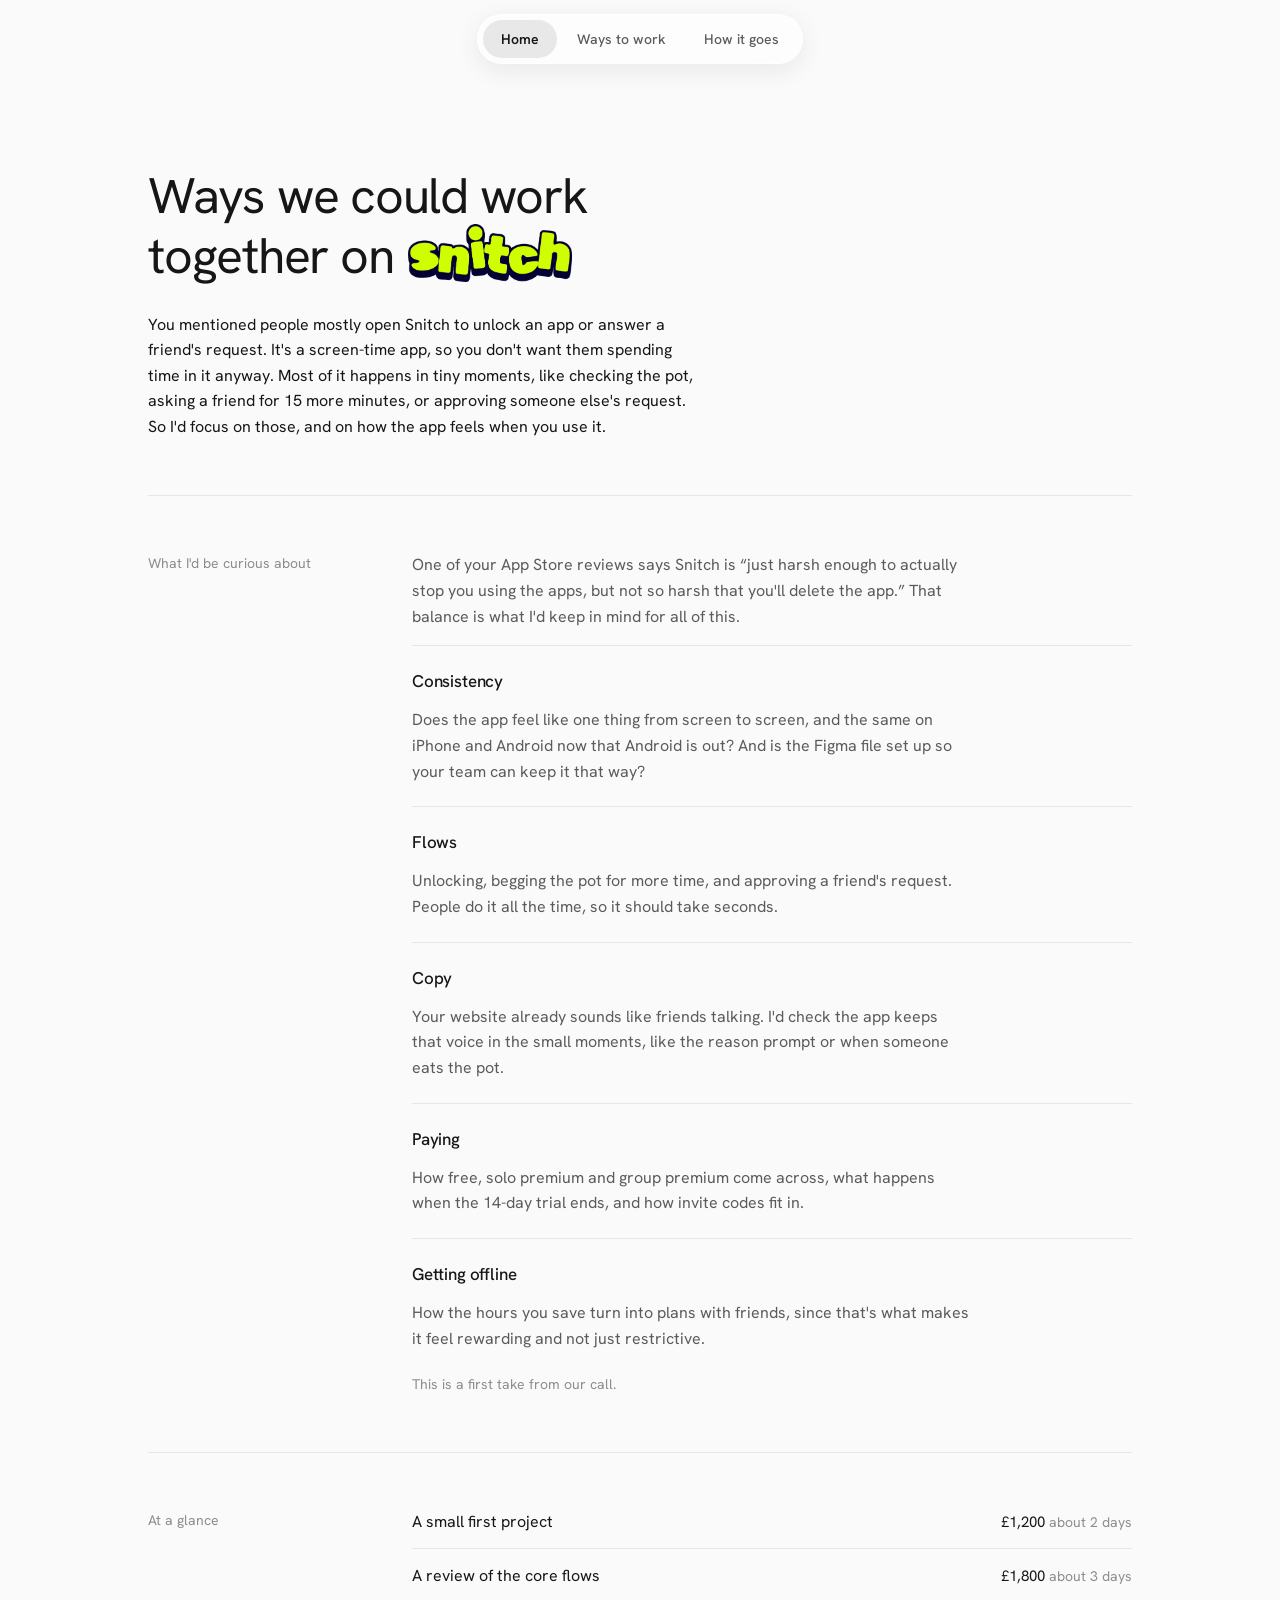
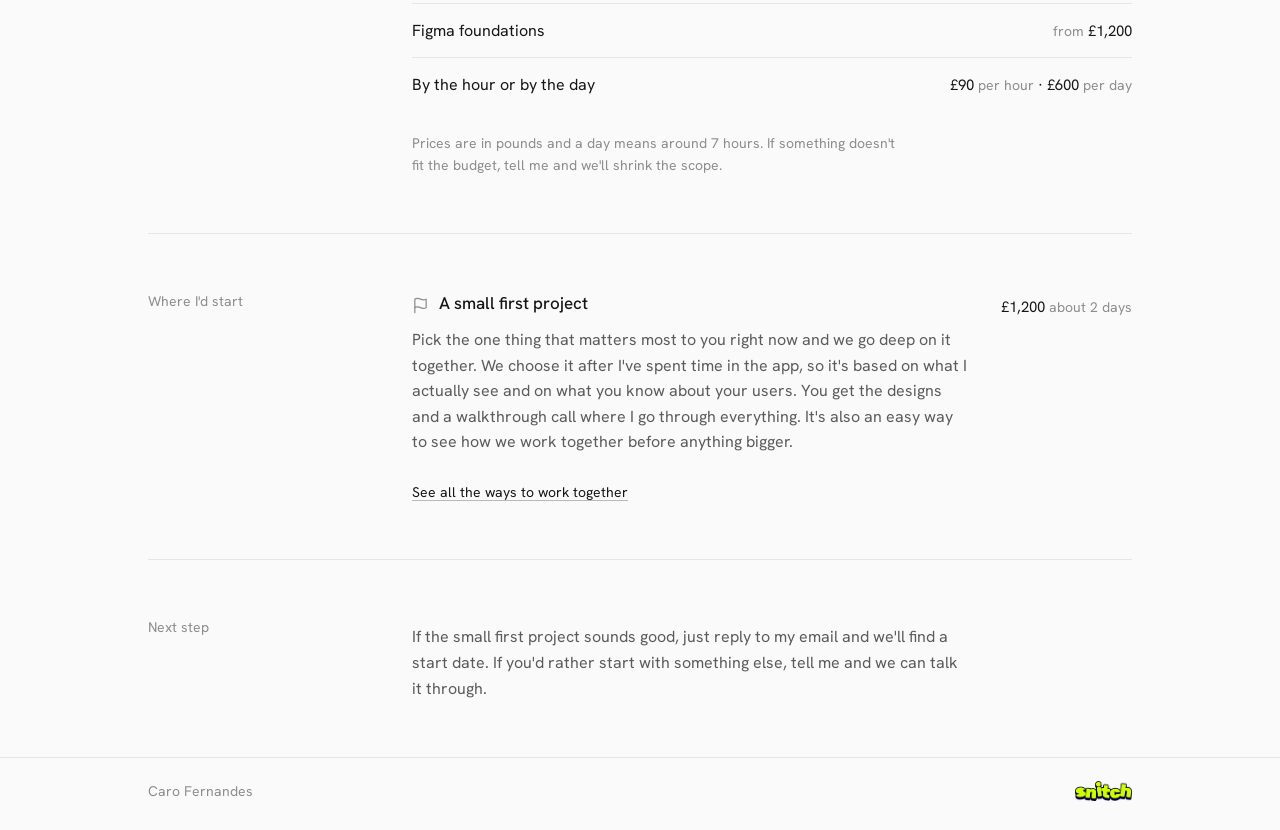
<file: index.html>
<!DOCTYPE html>
<html lang="en">
<head>
<meta charset="utf-8">
<meta name="viewport" content="width=device-width, initial-scale=1">
<title>Working with Snitch</title>
<link rel="preconnect" href="https://fonts.googleapis.com">
<link rel="preconnect" href="https://fonts.gstatic.com" crossorigin>
<link href="https://fonts.googleapis.com/css2?family=Hanken+Grotesk:wght@300;400;500;600&display=swap" rel="stylesheet">
<link rel="icon" type="image/png" href="favicon.png">
<link rel="apple-touch-icon" href="apple-touch-icon.png">
<link rel="stylesheet" href="style.css?v=2">
</head>
<body>
<header class="top">
  <div class="wrap">
    <nav class="menu" aria-label="Main">
      <a href="index.html" aria-current="page">Home</a>
      <a href="ways.html">Ways to work</a>
      <a href="process.html">How it goes</a>
    </nav>
  </div>
</header>

<main>
  <div class="wrap">
    <section class="hero" style="padding-bottom:56px">
      <div>
        <h1>Ways we could work together on <img class="wordmark" src="snitch-wordmark.png" alt="Snitch" width="515" height="180" style="height:1.15em;width:auto;vertical-align:-0.18em;margin-left:0.05em"></h1>
        <p class="lead">You mentioned people mostly open Snitch to unlock an app or answer a friend's request. It's a screen-time app, so you don't want them spending time in it anyway. Most of it happens in tiny moments, like checking the pot, asking a friend for 15 more minutes, or approving someone else's request. So I'd focus on those, and on how the app feels when you use it.</p>
      </div>
    </section>

    <section class="row">
      <div class="label">What I'd be curious about</div>
      <div class="lens">
        <p>One of your App Store reviews says Snitch is &ldquo;just harsh enough to actually stop you using the apps, but not so harsh that you'll delete the app.&rdquo; That balance is what I'd keep in mind for all of this.</p>
        <div class="item">
          <h2>Consistency</h2>
          <p>Does the app feel like one thing from screen to screen, and the same on iPhone and Android now that Android is out? And is the Figma file set up so your team can keep it that way?</p>
        </div>
        <div class="item">
          <h2>Flows</h2>
          <p>Unlocking, begging the pot for more time, and approving a friend's request. People do it all the time, so it should take seconds.</p>
        </div>
        <div class="item">
          <h2>Copy</h2>
          <p>Your website already sounds like friends talking. I'd check the app keeps that voice in the small moments, like the reason prompt or when someone eats the pot.</p>
        </div>
        <div class="item">
          <h2>Paying</h2>
          <p>How free, solo premium and group premium come across, what happens when the 14-day trial ends, and how invite codes fit in.</p>
        </div>
        <div class="item">
          <h2>Getting offline</h2>
          <p>How the hours you save turn into plans with friends, since that's what makes it feel rewarding and not just restrictive.</p>
        </div>
        <p class="fine">This is a first take from our call.</p>
      </div>
    </section>

    <section class="row">
      <div class="label">At a glance</div>
      <div>
        <div class="glance">
          <a href="ways.html"><span>A small first project</span><span class="p">£1,200 <small>about 2 days</small></span></a>
          <a href="ways.html"><span>A review of the core flows</span><span class="p">£1,800 <small>about 3 days</small></span></a>
          <a href="ways.html"><span>Figma foundations</span><span class="p"><small>from</small> £1,200</span></a>
          <a href="ways.html"><span>By the hour or by the day</span><span class="p">£90 <small>per hour</small> · £600 <small>per day</small></span></a>
        </div>
        <p class="fine">Prices are in pounds and a day means around 7 hours. If something doesn't fit the budget, tell me and we'll shrink the scope.</p>
      </div>
    </section>

    <section class="row">
      <div class="label">Where I'd start</div>
      <div>
        <div class="way">
          <div class="way-head">
            <div class="name">
              <svg class="ic" xmlns="http://www.w3.org/2000/svg" width="17" height="17" viewBox="0 0 24 24" fill="none" stroke="currentColor" stroke-width="1.75" stroke-linecap="round" stroke-linejoin="round" aria-hidden="true"><path d="M4 15s1-1 4-1 5 2 8 2 4-1 4-1V3s-1 1-4 1-5-2-8-2-4 1-4 1z"/><line x1="4" x2="4" y1="22" y2="15"/></svg>
              A small first project
            </div>
            <div class="price">£1,200 <small>about 2 days</small></div>
          </div>
          <p class="desc">Pick the one thing that matters most to you right now and we go deep on it together. We choose it after I've spent time in the app, so it's based on what I actually see and on what you know about your users. You get the designs and a walkthrough call where I go through everything. It's also an easy way to see how we work together before anything bigger.</p>
        </div>
        <p class="fine"><a href="ways.html">See all the ways to work together</a></p>
      </div>
    </section>

    <section class="row">
      <div class="label">Next step</div>
      <div>
        <p class="desc">If the small first project sounds good, just reply to my email and we'll find a start date. If you'd rather start with something else, tell me and we can talk it through.</p>
      </div>
    </section>
  </div>
</main>


<footer>
  <div class="wrap">
    <span>Caro Fernandes</span>
    <img src="snitch-wordmark.png" alt="Snitch" width="515" height="180" style="height:20px;width:auto;align-self:center;display:block">
  </div>
</footer>
</body>
</html>
</file>
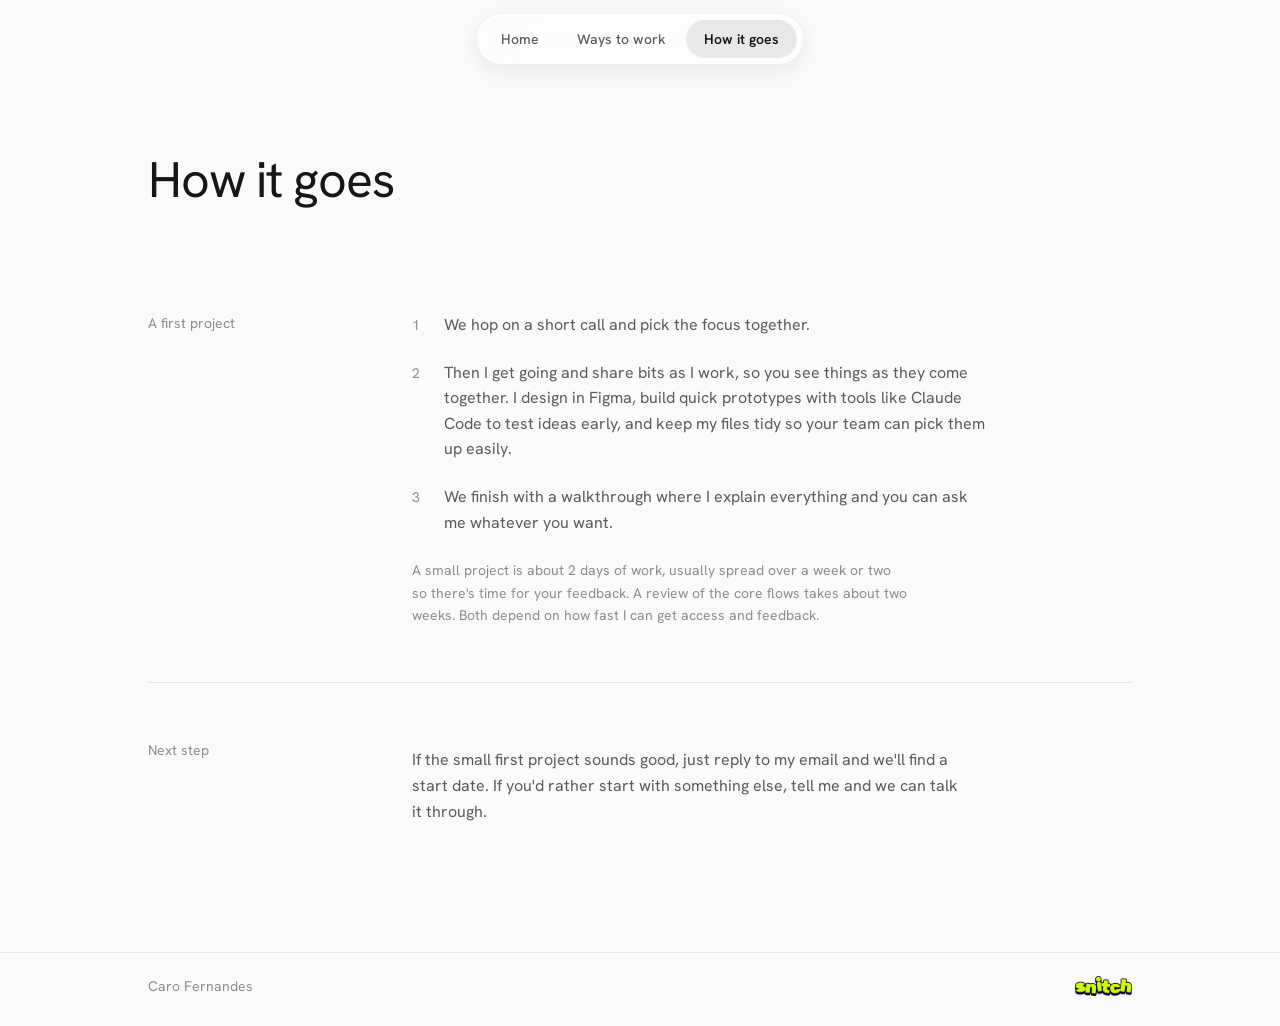
<file: process.html>
<!DOCTYPE html>
<html lang="en">
<head>
<meta charset="utf-8">
<meta name="viewport" content="width=device-width, initial-scale=1">
<title>How it goes with Caro</title>
<link rel="preconnect" href="https://fonts.googleapis.com">
<link rel="preconnect" href="https://fonts.gstatic.com" crossorigin>
<link href="https://fonts.googleapis.com/css2?family=Hanken+Grotesk:wght@300;400;500;600&display=swap" rel="stylesheet">
<link rel="icon" type="image/png" href="favicon.png">
<link rel="apple-touch-icon" href="apple-touch-icon.png">
<link rel="stylesheet" href="style.css?v=2">
</head>
<body>
<header class="top">
  <div class="wrap">
    <nav class="menu" aria-label="Main">
      <a href="index.html">Home</a>
      <a href="ways.html">Ways to work</a>
      <a href="process.html" aria-current="page">How it goes</a>
    </nav>
  </div>
</header>

<main>
  <div class="wrap">
    <section class="page-title">
      <h1>How it goes</h1>
    </section>

    <section class="row first">
      <div class="label">A first project</div>
      <div>
        <ol class="steps">
          <li><span class="n">1</span><span>We hop on a short call and pick the focus together.</span></li>
          <li><span class="n">2</span><span>Then I get going and share bits as I work, so you see things as they come together. I design in Figma, build quick prototypes with tools like Claude Code to test ideas early, and keep my files tidy so your team can pick them up easily.</span></li>
          <li><span class="n">3</span><span>We finish with a walkthrough where I explain everything and you can ask me whatever you want.</span></li>
        </ol>
        <p class="fine" style="margin-top:24px">A small project is about 2 days of work, usually spread over a week or two so there's time for your feedback. A review of the core flows takes about two weeks. Both depend on how fast I can get access and feedback.</p>
      </div>
    </section>

    <section class="row">
      <div class="label">Next step</div>
      <div>
        <p class="desc">If the small first project sounds good, just reply to my email and we'll find a start date. If you'd rather start with something else, tell me and we can talk it through.</p>
      </div>
    </section>
    <div style="height:72px"></div>
  </div>
</main>

<footer>
  <div class="wrap">
    <span>Caro Fernandes</span>
    <img src="snitch-wordmark.png" alt="Snitch" width="515" height="180" style="height:20px;width:auto;align-self:center;display:block">
  </div>
</footer>
</body>
</html>
</file>
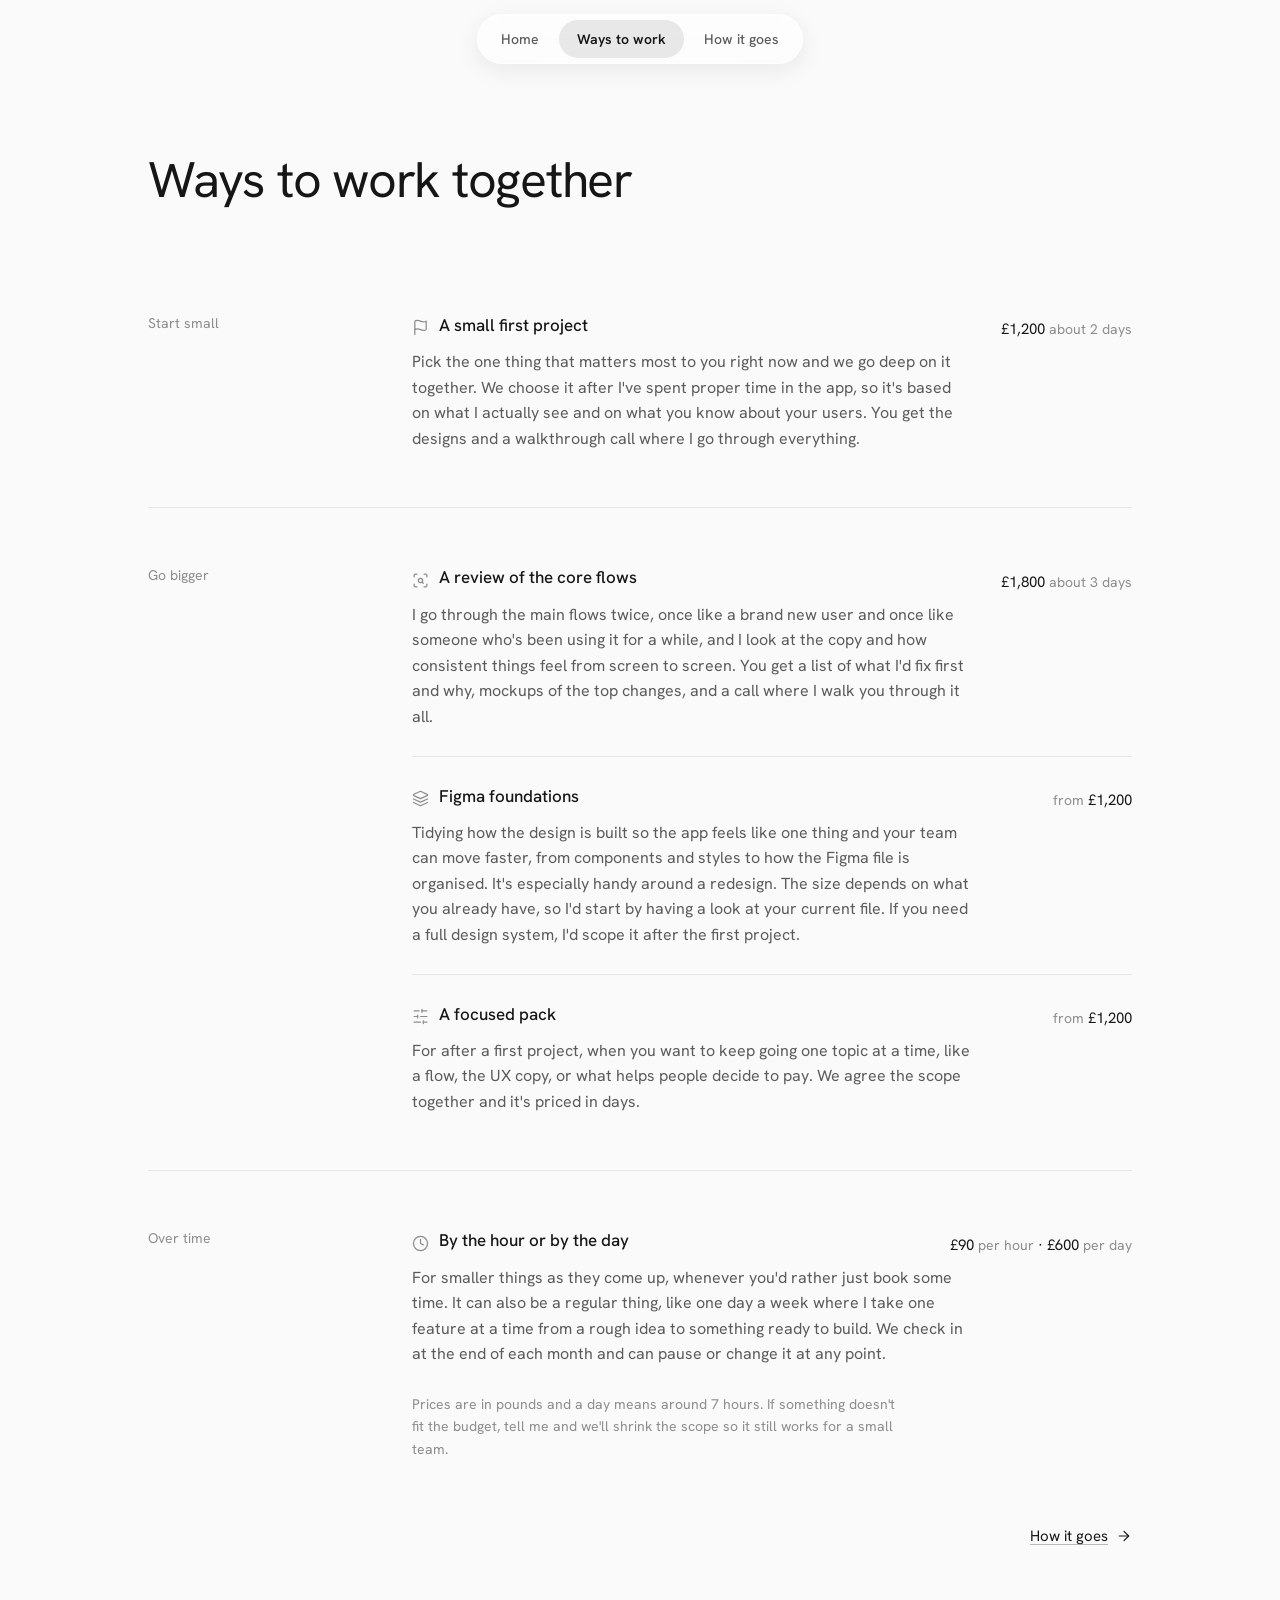
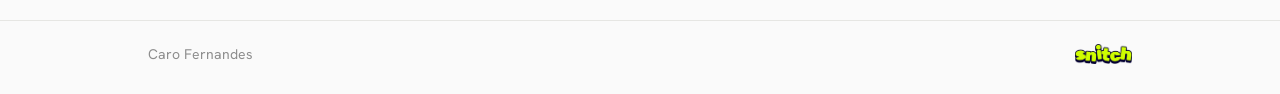
<file: ways.html>
<!DOCTYPE html>
<html lang="en">
<head>
<meta charset="utf-8">
<meta name="viewport" content="width=device-width, initial-scale=1">
<title>Ways to work with Caro</title>
<link rel="preconnect" href="https://fonts.googleapis.com">
<link rel="preconnect" href="https://fonts.gstatic.com" crossorigin>
<link href="https://fonts.googleapis.com/css2?family=Hanken+Grotesk:wght@300;400;500;600&display=swap" rel="stylesheet">
<link rel="icon" type="image/png" href="favicon.png">
<link rel="apple-touch-icon" href="apple-touch-icon.png">
<link rel="stylesheet" href="style.css?v=2">
</head>
<body>
<header class="top">
  <div class="wrap">
    <nav class="menu" aria-label="Main">
      <a href="index.html">Home</a>
      <a href="ways.html" aria-current="page">Ways to work</a>
      <a href="process.html">How it goes</a>
    </nav>
  </div>
</header>

<main>
  <div class="wrap">
    <section class="page-title">
      <h1>Ways to work together</h1>
    </section>

    <section class="row first">
      <div class="label">Start small</div>
      <div>
        <div class="way">
          <div class="way-head">
            <div class="name">
              <svg class="ic" xmlns="http://www.w3.org/2000/svg" width="17" height="17" viewBox="0 0 24 24" fill="none" stroke="currentColor" stroke-width="1.75" stroke-linecap="round" stroke-linejoin="round" aria-hidden="true"><path d="M4 15s1-1 4-1 5 2 8 2 4-1 4-1V3s-1 1-4 1-5-2-8-2-4 1-4 1z"/><line x1="4" x2="4" y1="22" y2="15"/></svg>
              A small first project
            </div>
            <div class="price">£1,200 <small>about 2 days</small></div>
          </div>
          <p class="desc">Pick the one thing that matters most to you right now and we go deep on it together. We choose it after I've spent proper time in the app, so it's based on what I actually see and on what you know about your users. You get the designs and a walkthrough call where I go through everything.</p>
        </div>
      </div>
    </section>

    <section class="row">
      <div class="label">Go bigger</div>
      <div>
        <div class="way">
          <div class="way-head">
            <div class="name">
              <svg class="ic" xmlns="http://www.w3.org/2000/svg" width="17" height="17" viewBox="0 0 24 24" fill="none" stroke="currentColor" stroke-width="1.75" stroke-linecap="round" stroke-linejoin="round" aria-hidden="true"><path d="M3 7V5a2 2 0 0 1 2-2h2"/><path d="M17 3h2a2 2 0 0 1 2 2v2"/><path d="M21 17v2a2 2 0 0 1-2 2h-2"/><path d="M7 21H5a2 2 0 0 1-2-2v-2"/><circle cx="12" cy="12" r="3"/><path d="m16 16-1.9-1.9"/></svg>
              A review of the core flows
            </div>
            <div class="price">£1,800 <small>about 3 days</small></div>
          </div>
          <p class="desc">I go through the main flows twice, once like a brand new user and once like someone who's been using it for a while, and I look at the copy and how consistent things feel from screen to screen. You get a list of what I'd fix first and why, mockups of the top changes, and a call where I walk you through it all.</p>
        </div>
        <div class="way">
          <div class="way-head">
            <div class="name">
              <svg class="ic" xmlns="http://www.w3.org/2000/svg" width="17" height="17" viewBox="0 0 24 24" fill="none" stroke="currentColor" stroke-width="1.75" stroke-linecap="round" stroke-linejoin="round" aria-hidden="true"><path d="m12.83 2.18a2 2 0 0 0-1.66 0L2.6 6.08a1 1 0 0 0 0 1.83l8.58 3.91a2 2 0 0 0 1.66 0l8.58-3.9a1 1 0 0 0 0-1.83Z"/><path d="m22 12.65-9.17 4.16a2 2 0 0 1-1.66 0L2 12.65"/><path d="m22 17.65-9.17 4.16a2 2 0 0 1-1.66 0L2 17.65"/></svg>
              Figma foundations
            </div>
            <div class="price"><small>from</small> £1,200</div>
          </div>
          <p class="desc">Tidying how the design is built so the app feels like one thing and your team can move faster, from components and styles to how the Figma file is organised. It's especially handy around a redesign. The size depends on what you already have, so I'd start by having a look at your current file. If you need a full design system, I'd scope it after the first project.</p>
        </div>
        <div class="way">
          <div class="way-head">
            <div class="name">
              <svg class="ic" xmlns="http://www.w3.org/2000/svg" width="17" height="17" viewBox="0 0 24 24" fill="none" stroke="currentColor" stroke-width="1.75" stroke-linecap="round" stroke-linejoin="round" aria-hidden="true"><line x1="21" x2="14" y1="4" y2="4"/><line x1="10" x2="3" y1="4" y2="4"/><line x1="21" x2="12" y1="12" y2="12"/><line x1="8" x2="3" y1="12" y2="12"/><line x1="21" x2="16" y1="20" y2="20"/><line x1="12" x2="3" y1="20" y2="20"/><line x1="14" x2="14" y1="2" y2="6"/><line x1="8" x2="8" y1="10" y2="14"/><line x1="16" x2="16" y1="18" y2="22"/></svg>
              A focused pack
            </div>
            <div class="price"><small>from</small> £1,200</div>
          </div>
          <p class="desc">For after a first project, when you want to keep going one topic at a time, like a flow, the UX copy, or what helps people decide to pay. We agree the scope together and it's priced in days.</p>
        </div>
      </div>
    </section>

    <section class="row">
      <div class="label">Over time</div>
      <div>
        <div class="way">
          <div class="way-head">
            <div class="name">
              <svg class="ic" xmlns="http://www.w3.org/2000/svg" width="17" height="17" viewBox="0 0 24 24" fill="none" stroke="currentColor" stroke-width="1.75" stroke-linecap="round" stroke-linejoin="round" aria-hidden="true"><circle cx="12" cy="12" r="10"/><polyline points="12 6 12 12 16 14"/></svg>
              By the hour or by the day
            </div>
            <div class="price">£90 <small>per hour</small> · £600 <small>per day</small></div>
          </div>
          <p class="desc">For smaller things as they come up, whenever you'd rather just book some time. It can also be a regular thing, like one day a week where I take one feature at a time from a rough idea to something ready to build. We check in at the end of each month and can pause or change it at any point.</p>
        </div>
        <p class="fine">Prices are in pounds and a day means around 7 hours. If something doesn't fit the budget, tell me and we'll shrink the scope so it still works for a small team.</p>
      </div>
    </section>

    <div class="next"><a href="process.html">How it goes
      <svg xmlns="http://www.w3.org/2000/svg" width="16" height="16" viewBox="0 0 24 24" fill="none" stroke="currentColor" stroke-width="1.75" stroke-linecap="round" stroke-linejoin="round" aria-hidden="true"><path d="M5 12h14"/><path d="m12 5 7 7-7 7"/></svg></a></div>
  </div>
</main>

<footer>
  <div class="wrap">
    <span>Caro Fernandes</span>
    <img src="snitch-wordmark.png" alt="Snitch" width="515" height="180" style="height:20px;width:auto;align-self:center;display:block">
  </div>
</footer>
</body>
</html>
</file>
<file: style.css>
:root {
  /* layout idea: quiet editorial pages, top menu like a studio site, grey labels left, content right, one soft gradient */
  --bg: #fafafa;
  --ink: #161616;
  --soft: #5b5b5b;
  --muted: #8d8d8d;
  --line: #e6e6e3;
  --g1: #dcf2e8;
  --g2: #d8e5fb;
  --g3: #e8dff7;
  --font: "Hanken Grotesk", system-ui, -apple-system, "Segoe UI", Helvetica, Arial, sans-serif;
  color-scheme: light;
}
* { box-sizing: border-box; }
html { background: var(--bg); scroll-behavior: smooth; }
body {
  margin: 0;
  background: var(--bg);
  color: var(--ink);
  font-family: var(--font);
  font-size: 16px;
  line-height: 1.6;
  -webkit-font-smoothing: antialiased;
  min-height: 100vh;
  display: flex;
  flex-direction: column;
}
.wrap { width: 100%; max-width: 1040px; margin: 0 auto; padding: 0 28px; }

/* top menu: a floating glass pill */
.top { height: 72px; }
.menu {
  position: fixed; z-index: 50; top: 14px; left: 0; right: 0; margin: 0 auto; width: max-content; max-width: calc(100% - 24px);
  display: flex; gap: 2px; padding: 5px; border-radius: 999px;
  background: rgba(255, 255, 255, 0.5);
  -webkit-backdrop-filter: blur(28px) saturate(1.8); backdrop-filter: blur(28px) saturate(1.8);
  border: 1px solid rgba(255, 255, 255, 0.75);
  box-shadow: 0 6px 24px rgba(20, 20, 20, 0.08), inset 0 1px 0 rgba(255, 255, 255, 0.9);
}
.menu a { padding: 8px 18px; border-radius: 999px; font-size: 14px; font-weight: 500; color: var(--soft); text-decoration: none; white-space: nowrap; }
.menu a:hover { color: var(--ink); }
.menu a[aria-current="page"] { background: rgba(22, 22, 22, 0.09); color: var(--ink); font-weight: 600; }
@supports not ((backdrop-filter: blur(1px)) or (-webkit-backdrop-filter: blur(1px))) { .menu { background: rgba(255, 255, 255, 0.94); } }
a:focus-visible { outline: 2px solid var(--ink); outline-offset: 3px; border-radius: 2px; }

/* page */
main { flex: 1; }
.hero { padding: 96px 0 72px; }
.hero h1 { max-width: 18ch; }
.hero .tag { color: var(--muted); font-size: 14px; align-self: end; max-width: 26ch; }
h1 { margin: 0 0 28px; font-weight: 400; font-size: clamp(30px, 5vw, 50px); line-height: 1.12; letter-spacing: -0.025em; text-wrap: balance; }
h2 { margin: 0 0 12px; font-weight: 500; font-size: 17px; letter-spacing: -0.01em; }
p { margin: 0 0 16px; max-width: 62ch; color: var(--soft); }
p:last-child { margin-bottom: 0; }
.lead { color: var(--ink); }
.page-title { padding: 80px 0 48px; }
.page-title h1 { margin-bottom: 0; max-width: 18ch; }

.band { position: relative; height: 320px; overflow: hidden; border-radius: 4px; margin-bottom: 8px;
  background:
    radial-gradient(40% 90% at 12% 70%, var(--g1), transparent 70%),
    radial-gradient(45% 100% at 48% 40%, var(--g2), transparent 70%),
    radial-gradient(40% 90% at 88% 65%, var(--g3), transparent 70%),
    #f1f1ee;
  filter: saturate(1.05);
}
.band .clock { position: absolute; left: 20px; bottom: 16px; font-size: 14px; color: var(--soft); font-variant-numeric: tabular-nums; }
.band .hint { position: absolute; right: 20px; bottom: 16px; font-size: 14px; color: var(--soft); }

.row { display: grid; grid-template-columns: 200px minmax(0, 1fr); gap: 16px 64px; padding: 56px 0; border-top: 1px solid var(--line); }
.row.first { border-top: 0; }
.label { font-size: 14px; color: var(--muted); }

.way { padding: 26px 0; border-top: 1px solid var(--line); }
.way:first-child { border-top: 0; padding-top: 0; }
.way:last-child { padding-bottom: 0; }
.way-head { display: flex; justify-content: space-between; align-items: baseline; gap: 4px 24px; flex-wrap: wrap; }
.name { display: flex; align-items: center; gap: 10px; font-weight: 500; font-size: 17px; }
.ic { flex: none; color: var(--muted); position: relative; top: 2px; }
.price { color: var(--ink); font-size: 15px; font-variant-numeric: tabular-nums; }
.price small { color: var(--muted); font-size: 14px; }
.desc { margin: 8px 0 0; }

.steps { display: grid; gap: 22px; padding: 0; margin: 0; list-style: none; }
.steps li { display: grid; grid-template-columns: 32px minmax(0, 1fr); color: var(--soft); max-width: 64ch; }
.steps .n { color: var(--muted); font-variant-numeric: tabular-nums; font-size: 14px; padding-top: 2px; }
.lens { display: grid; gap: 0; }
.lens .item { padding: 22px 0; border-top: 1px solid var(--line); }
.lens .item:first-child { border-top: 0; padding-top: 0; }
.lens .item:last-child { padding-bottom: 0; }
.fine { font-size: 14px; color: var(--muted); }

.contact { display: grid; gap: 10px; margin: 24px 0 0; }
.contact div { display: flex; align-items: center; gap: 10px; color: var(--ink); }
.sign { color: var(--ink); margin-top: 36px; }
a { color: var(--ink); text-decoration: underline; text-decoration-color: #b9b9b6; text-underline-offset: 3px; }
a:hover { text-decoration-color: var(--ink); }

.next { display: flex; justify-content: flex-end; padding: 8px 0 72px; }
.next a { display: inline-flex; align-items: center; gap: 8px; font-size: 15px; }

footer { border-top: 1px solid var(--line); }
footer .wrap { display: flex; justify-content: space-between; gap: 16px; flex-wrap: wrap; padding-top: 22px; padding-bottom: 28px; font-size: 14px; color: var(--muted); }

@media (max-width: 760px) {
  .wrap { padding: 0 20px; }
  .top { height: 66px; }
  .menu { top: 12px; }
  .menu a { padding: 8px 12px; font-size: 13px; }
  .hero { grid-template-columns: minmax(0, 1fr); padding: 48px 0 40px; }
  .hero .tag { order: 2; }
  .page-title { padding: 40px 0 24px; }
  .band { height: 220px; }
  .row { grid-template-columns: minmax(0, 1fr); gap: 14px; padding: 40px 0; }
  .next { padding-bottom: 48px; }
}
@media (prefers-reduced-motion: reduce) { html { scroll-behavior: auto; } }

.glance { display: grid; margin-bottom: 20px; }
.glance a { display: flex; justify-content: space-between; align-items: baseline; gap: 4px 24px; flex-wrap: wrap; padding: 14px 0; border-top: 1px solid var(--line); text-decoration: none; color: var(--ink); }
.glance a:first-child { border-top: 0; padding-top: 0; }
.glance a:hover span:first-child { text-decoration: underline; text-decoration-color: #b9b9b6; text-underline-offset: 3px; }
.glance .p { font-size: 15px; font-variant-numeric: tabular-nums; }
.glance .p small { color: var(--muted); font-size: 14px; }

/* smooth page changes: a soft cross-fade between pages, with a gentle fade-in where that isn't supported */
@view-transition { navigation: auto; }
::view-transition-old(root), ::view-transition-new(root) { animation-duration: 0.4s; animation-timing-function: cubic-bezier(0.4, 0, 0.2, 1); }
@keyframes page-in { from { opacity: 0; transform: translateY(6px); } to { opacity: 1; transform: none; } }
@supports not selector(::view-transition) { main { animation: page-in 0.45s ease both; } }
@media (prefers-reduced-motion: reduce) {
  @view-transition { navigation: none; }
  main { animation: none; }
}

.wordmark { height: 1.15em; width: auto; vertical-align: -0.18em; margin-left: 0.05em; }
</file>
